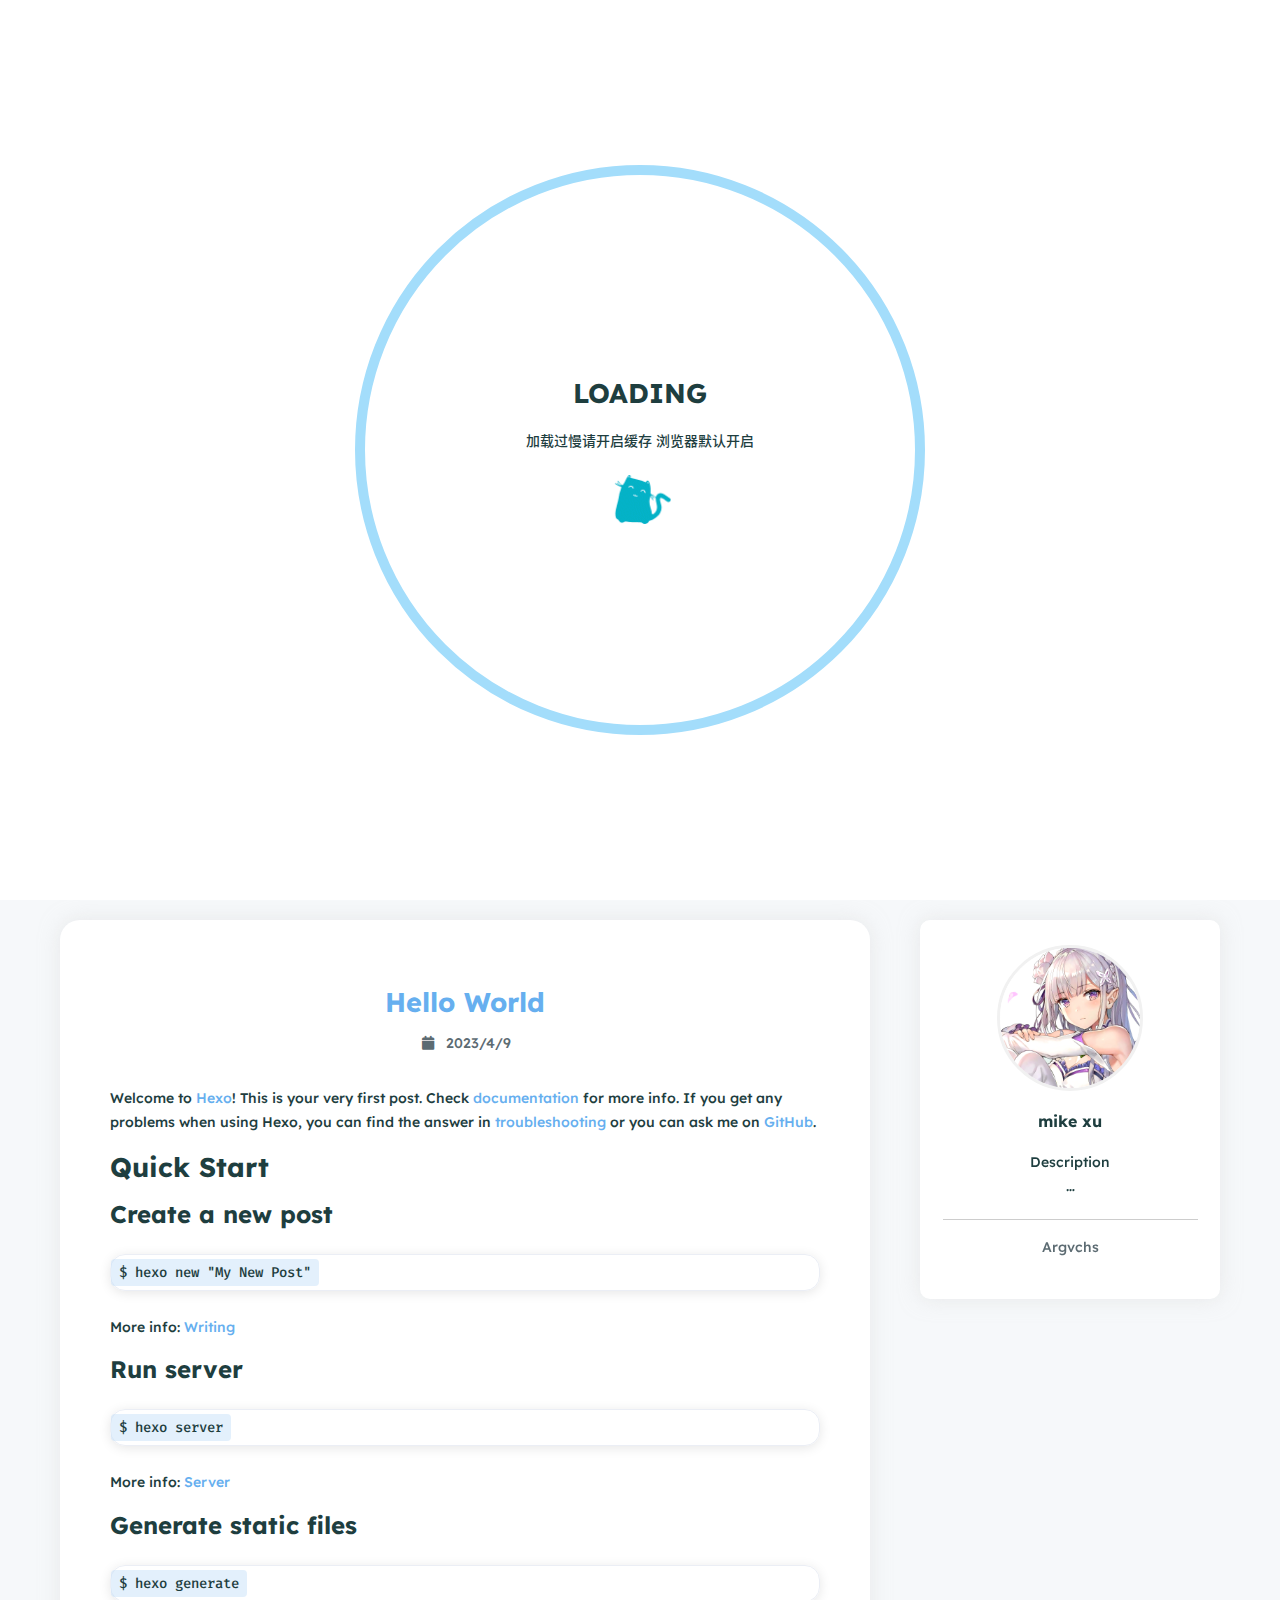
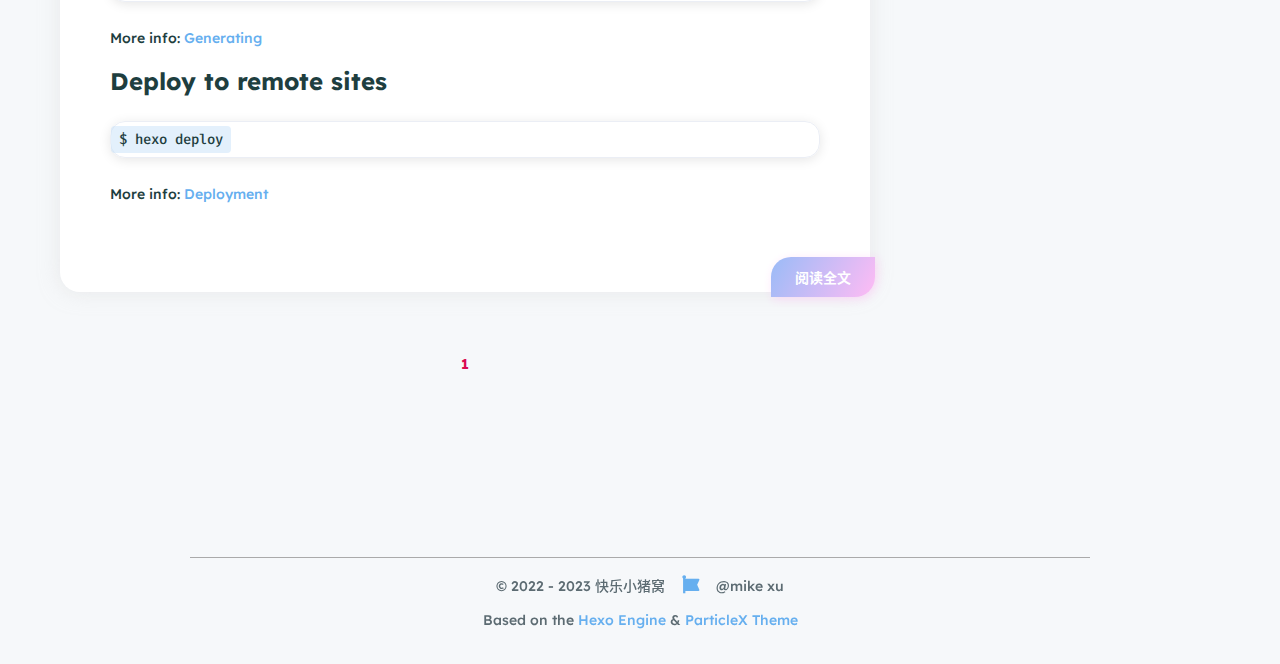
<file: index.html>
<!DOCTYPE html>
<html lang="zh-CN">
    <head>
        <meta charset="UTF-8" />
        <title>快乐小猪窝</title>
        <meta name="author" content="mike xu" />
        <meta name="description" content="欢迎来我破屋看看" />
        <meta name="keywords" content="" />
        <meta name="viewport" content="width=device-width,initial-scale=1.0,maximum-scale=1.0,user-scalable=0" />
        <link rel="icon" href="/images/avatar.jpg" />
        <script src="https://cdn.staticfile.org/vue/3.2.47/vue.global.prod.min.js"></script>
<link rel="stylesheet" href="https://cdn.staticfile.org/font-awesome/6.3.0/css/all.min.css" />
<link rel="stylesheet" href="/css/fonts.min.css" />
<script> const mixins = {}; </script>

<script src="https://polyfill.io/v3/polyfill.min.js?features=default"></script>


<script src="https://cdn.staticfile.org/highlight.js/11.7.0/highlight.min.js"></script>
<link
    rel="stylesheet"
    href="https://cdn.staticfile.org/highlight.js/11.7.0/styles/github.min.css"
/>
<script src="/js/lib/highlight.js"></script>



<script src="/js/lib/preview.js"></script>





<script src="/js/lib/home.js"></script>

<link rel="stylesheet" href="/css/main.css" />

    <meta name="generator" content="Hexo 6.3.0"></head>
    <body>
        <div id="layout">
            <transition name="fade">
            <div id="loading" v-show="loading">
                <div id="loading-circle">
                    <h2>LOADING</h2>
                    <p>加载过慢请开启缓存 浏览器默认开启</p>
                    <img src="/images/loading.gif" />
                </div>
            </div>
            </transition>
            <nav id="menu" :class="{ hidden: hiddenMenu, 'menu-color': menuColor}">
    <div class="desktop-menu">
        <a class="title" href="/">
            <span>快乐小猪窝</span>
        </a>
        
        <a href="/">
            <i class="fa-solid fa-house fa-fw"></i>
            <span>&ensp;Home</span>
        </a>
        
        <a href="/about">
            <i class="fa-solid fa-id-card fa-fw"></i>
            <span>&ensp;About</span>
        </a>
        
        <a href="/archives">
            <i class="fa-solid fa-box-archive fa-fw"></i>
            <span>&ensp;Archives</span>
        </a>
        
        <a href="/categories">
            <i class="fa-solid fa-bookmark fa-fw"></i>
            <span>&ensp;Categories</span>
        </a>
        
        <a href="/tags">
            <i class="fa-solid fa-tags fa-fw"></i>
            <span>&ensp;Tags</span>
        </a>
        
    </div>
    <div id="mobile-menu">
        <div class="curtain" @click="shouMenuItems = !shouMenuItems" v-show="shouMenuItems"></div>
        <div class="title" @click="shouMenuItems = !shouMenuItems">
            <i class="fa-solid fa-bars fa-fw"></i>
            <span>&emsp;快乐小猪窝</span>
        </div>
        <transition name="slide">
        <div class="items" v-show="shouMenuItems">
            
            <a href="/">
                <div class="item">
                    <div style="min-width: 20px; max-width: 50px; width: 10%">
                        <i class="fa-solid fa-house fa-fw"></i>
                    </div>
                    <div style="min-width: 100px; max-width: 150%; width: 20%">Home</div>
                </div>
            </a>
            
            <a href="/about">
                <div class="item">
                    <div style="min-width: 20px; max-width: 50px; width: 10%">
                        <i class="fa-solid fa-id-card fa-fw"></i>
                    </div>
                    <div style="min-width: 100px; max-width: 150%; width: 20%">About</div>
                </div>
            </a>
            
            <a href="/archives">
                <div class="item">
                    <div style="min-width: 20px; max-width: 50px; width: 10%">
                        <i class="fa-solid fa-box-archive fa-fw"></i>
                    </div>
                    <div style="min-width: 100px; max-width: 150%; width: 20%">Archives</div>
                </div>
            </a>
            
            <a href="/categories">
                <div class="item">
                    <div style="min-width: 20px; max-width: 50px; width: 10%">
                        <i class="fa-solid fa-bookmark fa-fw"></i>
                    </div>
                    <div style="min-width: 100px; max-width: 150%; width: 20%">Categories</div>
                </div>
            </a>
            
            <a href="/tags">
                <div class="item">
                    <div style="min-width: 20px; max-width: 50px; width: 10%">
                        <i class="fa-solid fa-tags fa-fw"></i>
                    </div>
                    <div style="min-width: 100px; max-width: 150%; width: 20%">Tags</div>
                </div>
            </a>
            
        </div>
        </transition>
    </div>
</nav>

            <transition name="into">
            <div id="main" v-show="!loading">
                <div id="home-head">
    <div
        id="home-background"
        ref="homeBackground"
        data-images="/images/background.jpg"
    ></div>
    <div id="home-info" @click="homeClick">
        <span class="loop"></span>
        <span class="loop"></span>
        <span class="loop"></span>
        <span class="loop"></span>
        <span class="info">
            <div class="wrap">
                <h1>快乐小猪窝</h1>
                <h3></h3>
                <h5>欢迎来我破屋看看</h5>
            </div>
        </span>
    </div>
</div>
<div id="home-posts-wrap"  ref="homePostsWrap">
    <div id="home-posts">
        

<div class="post">
    <a href="/2023/04/09/hello-world/">
        <h2 class="post-title">Hello World</h2>
    </a>
    <div class="category-and-date">
        
        <span class="date">
            <span class="icon">
                <i class="fa-solid fa-calendar fa-fw"></i>
            </span>
            2023/4/9
        </span>
        
        
    </div>
    <div class="description">
        <div class="content" v-pre>
            
            <p>Welcome to <a target="_blank" rel="noopener" href="https://hexo.io/">Hexo</a>! This is your very first post. Check <a target="_blank" rel="noopener" href="https://hexo.io/docs/">documentation</a> for more info. If you get any problems when using Hexo, you can find the answer in <a target="_blank" rel="noopener" href="https://hexo.io/docs/troubleshooting.html">troubleshooting</a> or you can ask me on <a target="_blank" rel="noopener" href="https://github.com/hexojs/hexo/issues">GitHub</a>.</p>
<h2 id="Quick-Start"><a href="#Quick-Start" class="headerlink" title="Quick Start"></a>Quick Start</h2><h3 id="Create-a-new-post"><a href="#Create-a-new-post" class="headerlink" title="Create a new post"></a>Create a new post</h3><pre><code class="bash">$ hexo new &quot;My New Post&quot;
</code></pre>
<p>More info: <a target="_blank" rel="noopener" href="https://hexo.io/docs/writing.html">Writing</a></p>
<h3 id="Run-server"><a href="#Run-server" class="headerlink" title="Run server"></a>Run server</h3><pre><code class="bash">$ hexo server
</code></pre>
<p>More info: <a target="_blank" rel="noopener" href="https://hexo.io/docs/server.html">Server</a></p>
<h3 id="Generate-static-files"><a href="#Generate-static-files" class="headerlink" title="Generate static files"></a>Generate static files</h3><pre><code class="bash">$ hexo generate
</code></pre>
<p>More info: <a target="_blank" rel="noopener" href="https://hexo.io/docs/generating.html">Generating</a></p>
<h3 id="Deploy-to-remote-sites"><a href="#Deploy-to-remote-sites" class="headerlink" title="Deploy to remote sites"></a>Deploy to remote sites</h3><pre><code class="bash">$ hexo deploy
</code></pre>
<p>More info: <a target="_blank" rel="noopener" href="https://hexo.io/docs/one-command-deployment.html">Deployment</a></p>

            
        </div>
    </div>
    <div class="post-tags">
        
        
    </div>
    <a href="/2023/04/09/hello-world/" class="go-post">阅读全文</a>
</div>


        <div class="page-current">
    <div class="prev">
        
    </div>
    <div class="page-index">
        
        <span class="current">1</span>
        
    </div>
    <div class="next">
        
    </div>
</div>

    </div>
    
    <div id="home-card">
        <div id="card-div">
    <div class="card-style">
        <div class="avatar">
            <img src="/images/avatar.jpg" alt="avatar" />
        </div>
        <div class="name">mike xu</div>
        <div class="description">
            <p>Description<br>…</p>

        </div>
        
        
        <div class="friend-links">
            
            <div class="friend-link">
                <a target="_blank" rel="noopener" href="https://argvchs.netlify.app">Argvchs</a>
            </div>
            
        </div>
        
    </div>
</div>

    </div>
    
</div>

                <footer id="footer">
    <div id="footer-wrap">
        <div>
            &copy;
            2022 - 2023 快乐小猪窝
            <span id="footer-icon">
                <i class="fa-solid fa-font-awesome fa-fw"></i>
            </span>
            &commat;mike xu
        </div>
        <div>
            Based on the <a target="_blank" rel="noopener" href="https://hexo.io">Hexo Engine</a> &amp;
            <a target="_blank" rel="noopener" href="https://github.com/argvchs/hexo-theme-particlex">ParticleX Theme</a>
        </div>
        
    </div>
</footer>

            </div>
            </transition>
            
            <transition name="fade">
            <div id="preview" ref="preview" v-show="previewShow">
                <img id="preview-content" ref="previewContent" />
            </div>
            </transition>
            
        </div>
        <script src="/js/main.js"></script>
        
    </body>
</html>
</file>
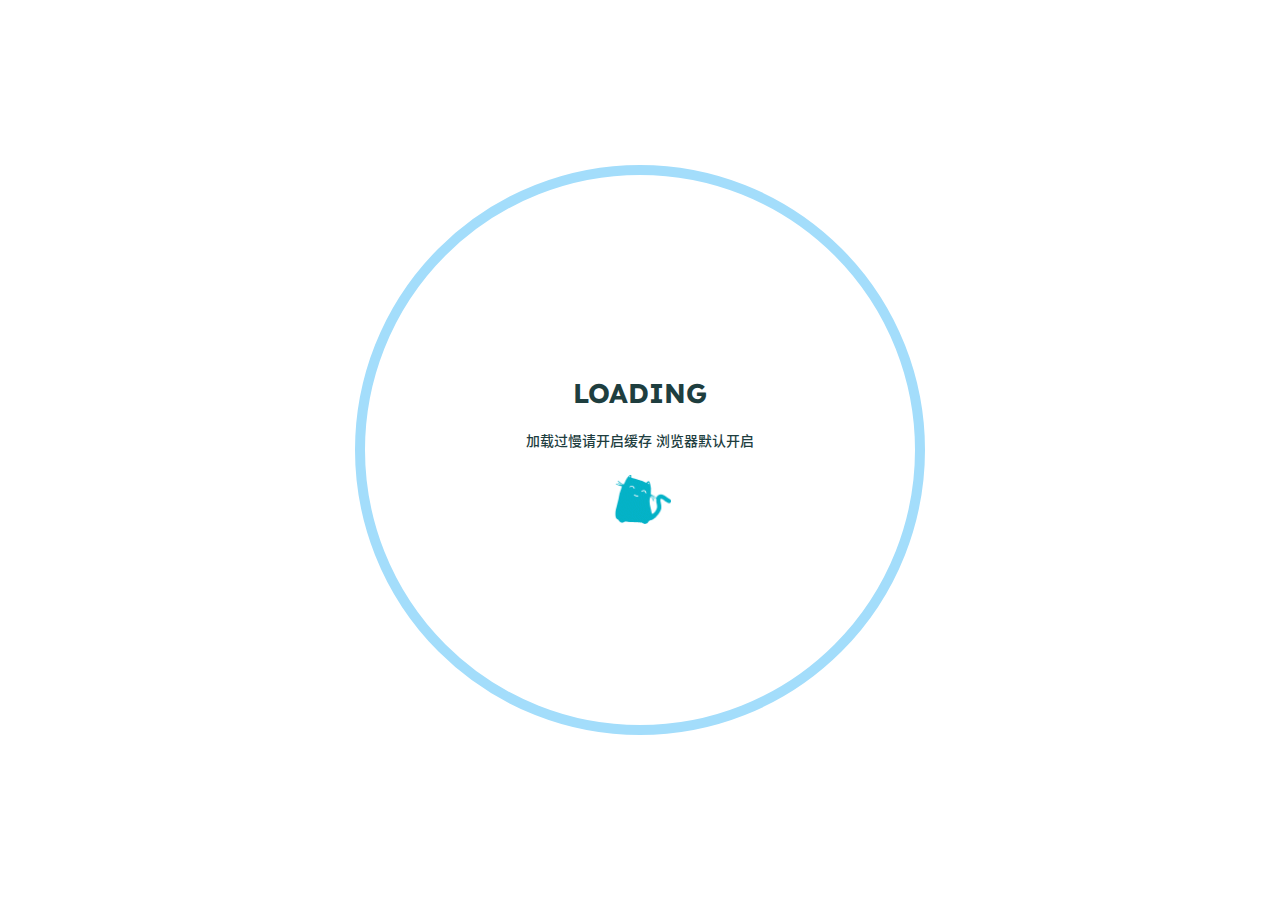
<file: archives/index.html>
<!DOCTYPE html>
<html lang="zh-CN">
    <head>
        <meta charset="UTF-8" />
        <title>Archives | 快乐小猪窝</title>
        <meta name="author" content="mike xu" />
        <meta name="description" content="欢迎来我破屋看看" />
        <meta name="keywords" content="" />
        <meta name="viewport" content="width=device-width,initial-scale=1.0,maximum-scale=1.0,user-scalable=0" />
        <link rel="icon" href="/images/avatar.jpg" />
        <script src="https://cdn.staticfile.org/vue/3.2.47/vue.global.prod.min.js"></script>
<link rel="stylesheet" href="https://cdn.staticfile.org/font-awesome/6.3.0/css/all.min.css" />
<link rel="stylesheet" href="/css/fonts.min.css" />
<script> const mixins = {}; </script>

<script src="https://polyfill.io/v3/polyfill.min.js?features=default"></script>


<script src="https://cdn.staticfile.org/highlight.js/11.7.0/highlight.min.js"></script>
<link
    rel="stylesheet"
    href="https://cdn.staticfile.org/highlight.js/11.7.0/styles/github.min.css"
/>
<script src="/js/lib/highlight.js"></script>



<script src="/js/lib/preview.js"></script>





<link rel="stylesheet" href="/css/main.css" />

    <meta name="generator" content="Hexo 6.3.0"></head>
    <body>
        <div id="layout">
            <transition name="fade">
            <div id="loading" v-show="loading">
                <div id="loading-circle">
                    <h2>LOADING</h2>
                    <p>加载过慢请开启缓存 浏览器默认开启</p>
                    <img src="/images/loading.gif" />
                </div>
            </div>
            </transition>
            <nav id="menu" :class="{ hidden: hiddenMenu, 'menu-color': menuColor}">
    <div class="desktop-menu">
        <a class="title" href="/">
            <span>快乐小猪窝</span>
        </a>
        
        <a href="/">
            <i class="fa-solid fa-house fa-fw"></i>
            <span>&ensp;Home</span>
        </a>
        
        <a href="/about">
            <i class="fa-solid fa-id-card fa-fw"></i>
            <span>&ensp;About</span>
        </a>
        
        <a href="/archives">
            <i class="fa-solid fa-box-archive fa-fw"></i>
            <span>&ensp;Archives</span>
        </a>
        
        <a href="/categories">
            <i class="fa-solid fa-bookmark fa-fw"></i>
            <span>&ensp;Categories</span>
        </a>
        
        <a href="/tags">
            <i class="fa-solid fa-tags fa-fw"></i>
            <span>&ensp;Tags</span>
        </a>
        
    </div>
    <div id="mobile-menu">
        <div class="curtain" @click="shouMenuItems = !shouMenuItems" v-show="shouMenuItems"></div>
        <div class="title" @click="shouMenuItems = !shouMenuItems">
            <i class="fa-solid fa-bars fa-fw"></i>
            <span>&emsp;快乐小猪窝</span>
        </div>
        <transition name="slide">
        <div class="items" v-show="shouMenuItems">
            
            <a href="/">
                <div class="item">
                    <div style="min-width: 20px; max-width: 50px; width: 10%">
                        <i class="fa-solid fa-house fa-fw"></i>
                    </div>
                    <div style="min-width: 100px; max-width: 150%; width: 20%">Home</div>
                </div>
            </a>
            
            <a href="/about">
                <div class="item">
                    <div style="min-width: 20px; max-width: 50px; width: 10%">
                        <i class="fa-solid fa-id-card fa-fw"></i>
                    </div>
                    <div style="min-width: 100px; max-width: 150%; width: 20%">About</div>
                </div>
            </a>
            
            <a href="/archives">
                <div class="item">
                    <div style="min-width: 20px; max-width: 50px; width: 10%">
                        <i class="fa-solid fa-box-archive fa-fw"></i>
                    </div>
                    <div style="min-width: 100px; max-width: 150%; width: 20%">Archives</div>
                </div>
            </a>
            
            <a href="/categories">
                <div class="item">
                    <div style="min-width: 20px; max-width: 50px; width: 10%">
                        <i class="fa-solid fa-bookmark fa-fw"></i>
                    </div>
                    <div style="min-width: 100px; max-width: 150%; width: 20%">Categories</div>
                </div>
            </a>
            
            <a href="/tags">
                <div class="item">
                    <div style="min-width: 20px; max-width: 50px; width: 10%">
                        <i class="fa-solid fa-tags fa-fw"></i>
                    </div>
                    <div style="min-width: 100px; max-width: 150%; width: 20%">Tags</div>
                </div>
            </a>
            
        </div>
        </transition>
    </div>
</nav>

            <transition name="into">
            <div id="main" v-show="!loading">
                
<div id="archives">
    
    <div id="timeline-wrap" ref="timeline">
        
        <div class="timeline" data-title="helloworld">
            <div class="timeline-tail"></div>
            <div class="timeline-content">
                <div class="item-time">2023/4/9</div>
                <a href="/2023/04/09/hello-world/">
                    <h3>Hello World</h3>
                </a>
                <div class="info">
                    
                    
                </div>
            </div>
        </div>
        
    </div>
</div>

                <footer id="footer">
    <div id="footer-wrap">
        <div>
            &copy;
            2022 - 2023 快乐小猪窝
            <span id="footer-icon">
                <i class="fa-solid fa-font-awesome fa-fw"></i>
            </span>
            &commat;mike xu
        </div>
        <div>
            Based on the <a target="_blank" rel="noopener" href="https://hexo.io">Hexo Engine</a> &amp;
            <a target="_blank" rel="noopener" href="https://github.com/argvchs/hexo-theme-particlex">ParticleX Theme</a>
        </div>
        
    </div>
</footer>

            </div>
            </transition>
            
            <transition name="fade">
            <div id="preview" ref="preview" v-show="previewShow">
                <img id="preview-content" ref="previewContent" />
            </div>
            </transition>
            
        </div>
        <script src="/js/main.js"></script>
        
    </body>
</html>
</file>
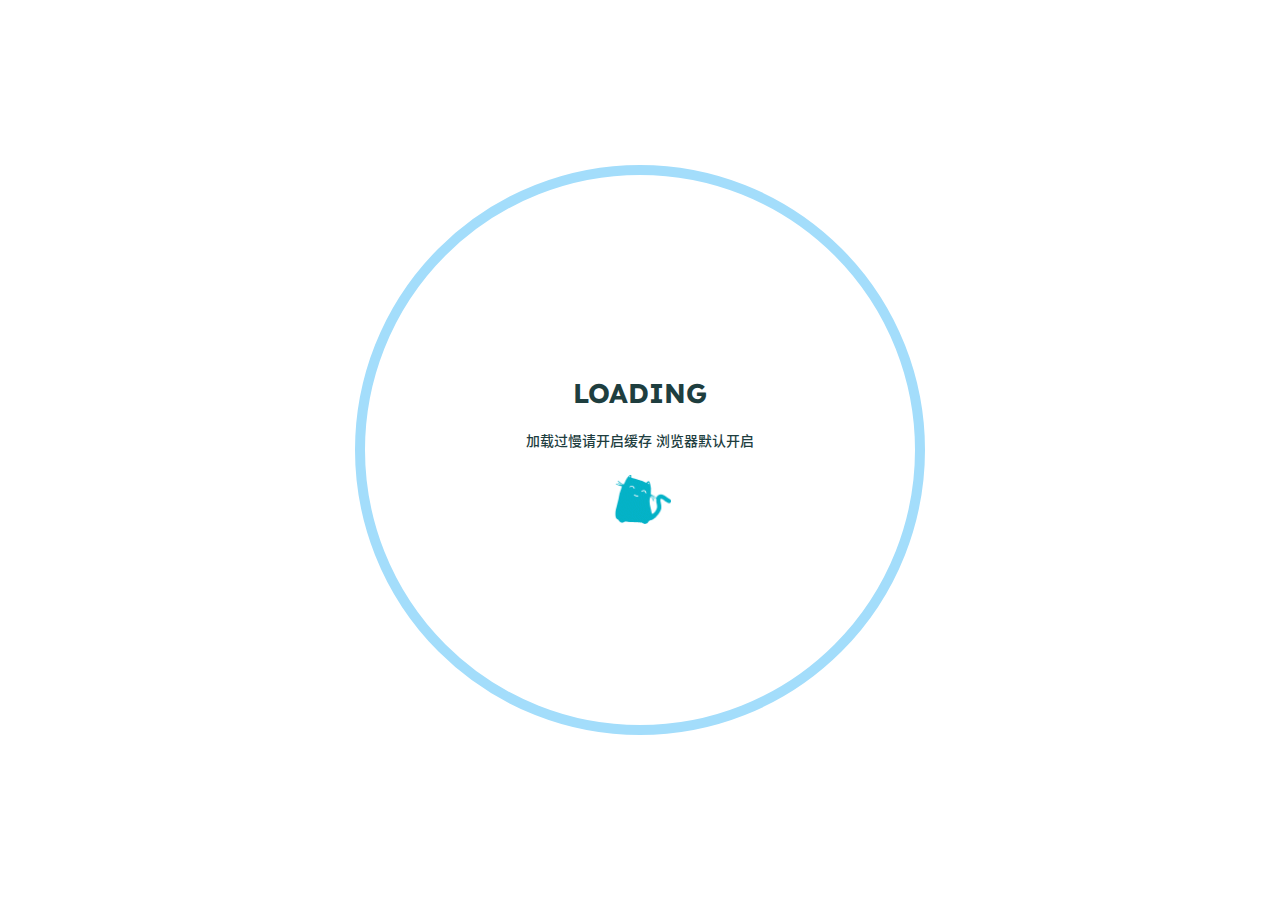
<file: schedule/index.html>
<!DOCTYPE html>
<html lang="zh-CN">
    <head>
        <meta charset="UTF-8" />
        <title>日程表 | 快乐小猪窝</title>
        <meta name="author" content="mike xu" />
        <meta name="description" content="欢迎来我破屋看看" />
        <meta name="keywords" content="" />
        <meta name="viewport" content="width=device-width,initial-scale=1.0,maximum-scale=1.0,user-scalable=0" />
        <link rel="icon" href="/images/avatar.jpg" />
        <script src="https://cdn.staticfile.org/vue/3.2.47/vue.global.prod.min.js"></script>
<link rel="stylesheet" href="https://cdn.staticfile.org/font-awesome/6.3.0/css/all.min.css" />
<link rel="stylesheet" href="/css/fonts.min.css" />
<script> const mixins = {}; </script>

<script src="https://polyfill.io/v3/polyfill.min.js?features=default"></script>


<script src="https://cdn.staticfile.org/highlight.js/11.7.0/highlight.min.js"></script>
<link
    rel="stylesheet"
    href="https://cdn.staticfile.org/highlight.js/11.7.0/styles/github.min.css"
/>
<script src="/js/lib/highlight.js"></script>



<script src="/js/lib/preview.js"></script>









<link rel="stylesheet" href="/css/main.css" />

    <meta name="generator" content="Hexo 6.3.0"></head>
    <body>
        <div id="layout">
            <transition name="fade">
            <div id="loading" v-show="loading">
                <div id="loading-circle">
                    <h2>LOADING</h2>
                    <p>加载过慢请开启缓存 浏览器默认开启</p>
                    <img src="/images/loading.gif" />
                </div>
            </div>
            </transition>
            <nav id="menu" :class="{ hidden: hiddenMenu, 'menu-color': menuColor}">
    <div class="desktop-menu">
        <a class="title" href="/">
            <span>快乐小猪窝</span>
        </a>
        
        <a href="/">
            <i class="fa-solid fa-house fa-fw"></i>
            <span>&ensp;Home</span>
        </a>
        
        <a href="/about">
            <i class="fa-solid fa-id-card fa-fw"></i>
            <span>&ensp;About</span>
        </a>
        
        <a href="/archives">
            <i class="fa-solid fa-box-archive fa-fw"></i>
            <span>&ensp;Archives</span>
        </a>
        
        <a href="/categories">
            <i class="fa-solid fa-bookmark fa-fw"></i>
            <span>&ensp;Categories</span>
        </a>
        
        <a href="/tags">
            <i class="fa-solid fa-tags fa-fw"></i>
            <span>&ensp;Tags</span>
        </a>
        
    </div>
    <div id="mobile-menu">
        <div class="curtain" @click="shouMenuItems = !shouMenuItems" v-show="shouMenuItems"></div>
        <div class="title" @click="shouMenuItems = !shouMenuItems">
            <i class="fa-solid fa-bars fa-fw"></i>
            <span>&emsp;快乐小猪窝</span>
        </div>
        <transition name="slide">
        <div class="items" v-show="shouMenuItems">
            
            <a href="/">
                <div class="item">
                    <div style="min-width: 20px; max-width: 50px; width: 10%">
                        <i class="fa-solid fa-house fa-fw"></i>
                    </div>
                    <div style="min-width: 100px; max-width: 150%; width: 20%">Home</div>
                </div>
            </a>
            
            <a href="/about">
                <div class="item">
                    <div style="min-width: 20px; max-width: 50px; width: 10%">
                        <i class="fa-solid fa-id-card fa-fw"></i>
                    </div>
                    <div style="min-width: 100px; max-width: 150%; width: 20%">About</div>
                </div>
            </a>
            
            <a href="/archives">
                <div class="item">
                    <div style="min-width: 20px; max-width: 50px; width: 10%">
                        <i class="fa-solid fa-box-archive fa-fw"></i>
                    </div>
                    <div style="min-width: 100px; max-width: 150%; width: 20%">Archives</div>
                </div>
            </a>
            
            <a href="/categories">
                <div class="item">
                    <div style="min-width: 20px; max-width: 50px; width: 10%">
                        <i class="fa-solid fa-bookmark fa-fw"></i>
                    </div>
                    <div style="min-width: 100px; max-width: 150%; width: 20%">Categories</div>
                </div>
            </a>
            
            <a href="/tags">
                <div class="item">
                    <div style="min-width: 20px; max-width: 50px; width: 10%">
                        <i class="fa-solid fa-tags fa-fw"></i>
                    </div>
                    <div style="min-width: 100px; max-width: 150%; width: 20%">Tags</div>
                </div>
            </a>
            
        </div>
        </transition>
    </div>
</nav>

            <transition name="into">
            <div id="main" v-show="!loading">
                <div class="article">
    <div>
        <h1>日程表</h1>
    </div>
    <div class="info">
        <span class="date">
            <span class="icon">
                <i class="fa-solid fa-calendar fa-fw"></i>
            </span>
            2023/4/10
        </span>
        
        
    </div>
    
    <div class="content" v-pre>
        
    </div>
    
    
    
    
    
    
    
</div>

                <footer id="footer">
    <div id="footer-wrap">
        <div>
            &copy;
            2022 - 2023 快乐小猪窝
            <span id="footer-icon">
                <i class="fa-solid fa-font-awesome fa-fw"></i>
            </span>
            &commat;mike xu
        </div>
        <div>
            Based on the <a target="_blank" rel="noopener" href="https://hexo.io">Hexo Engine</a> &amp;
            <a target="_blank" rel="noopener" href="https://github.com/argvchs/hexo-theme-particlex">ParticleX Theme</a>
        </div>
        
    </div>
</footer>

            </div>
            </transition>
            
            <transition name="fade">
            <div id="preview" ref="preview" v-show="previewShow">
                <img id="preview-content" ref="previewContent" />
            </div>
            </transition>
            
        </div>
        <script src="/js/main.js"></script>
        
        




        
    </body>
</html>
</file>
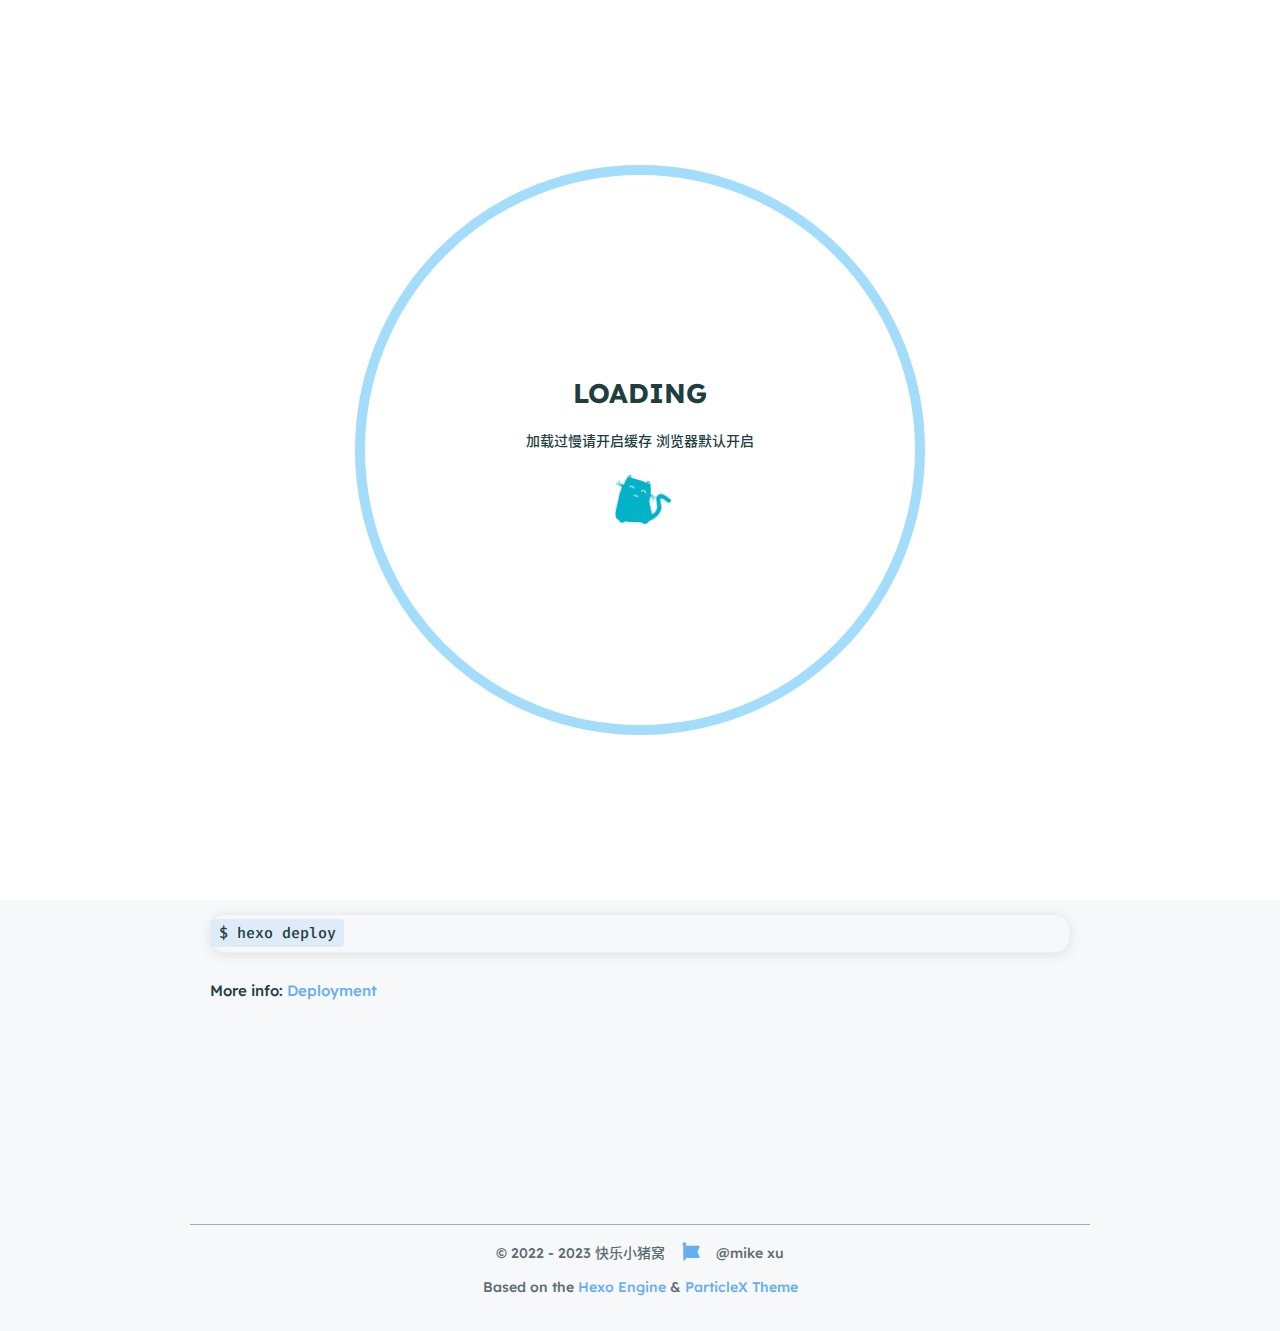
<file: 2023/04/09/hello-world/index.html>
<!DOCTYPE html>
<html lang="zh-CN">
    <head>
        <meta charset="UTF-8" />
        <title>Hello World | 快乐小猪窝</title>
        <meta name="author" content="mike xu" />
        <meta name="description" content="欢迎来我破屋看看" />
        <meta name="keywords" content="" />
        <meta name="viewport" content="width=device-width,initial-scale=1.0,maximum-scale=1.0,user-scalable=0" />
        <link rel="icon" href="/images/avatar.jpg" />
        <script src="https://cdn.staticfile.org/vue/3.2.47/vue.global.prod.min.js"></script>
<link rel="stylesheet" href="https://cdn.staticfile.org/font-awesome/6.3.0/css/all.min.css" />
<link rel="stylesheet" href="/css/fonts.min.css" />
<script> const mixins = {}; </script>

<script src="https://polyfill.io/v3/polyfill.min.js?features=default"></script>


<script src="https://cdn.staticfile.org/highlight.js/11.7.0/highlight.min.js"></script>
<link
    rel="stylesheet"
    href="https://cdn.staticfile.org/highlight.js/11.7.0/styles/github.min.css"
/>
<script src="/js/lib/highlight.js"></script>



<script src="/js/lib/preview.js"></script>









<link rel="stylesheet" href="/css/main.css" />

    <meta name="generator" content="Hexo 6.3.0"></head>
    <body>
        <div id="layout">
            <transition name="fade">
            <div id="loading" v-show="loading">
                <div id="loading-circle">
                    <h2>LOADING</h2>
                    <p>加载过慢请开启缓存 浏览器默认开启</p>
                    <img src="/images/loading.gif" />
                </div>
            </div>
            </transition>
            <nav id="menu" :class="{ hidden: hiddenMenu, 'menu-color': menuColor}">
    <div class="desktop-menu">
        <a class="title" href="/">
            <span>快乐小猪窝</span>
        </a>
        
        <a href="/">
            <i class="fa-solid fa-house fa-fw"></i>
            <span>&ensp;Home</span>
        </a>
        
        <a href="/about">
            <i class="fa-solid fa-id-card fa-fw"></i>
            <span>&ensp;About</span>
        </a>
        
        <a href="/archives">
            <i class="fa-solid fa-box-archive fa-fw"></i>
            <span>&ensp;Archives</span>
        </a>
        
        <a href="/categories">
            <i class="fa-solid fa-bookmark fa-fw"></i>
            <span>&ensp;Categories</span>
        </a>
        
        <a href="/tags">
            <i class="fa-solid fa-tags fa-fw"></i>
            <span>&ensp;Tags</span>
        </a>
        
    </div>
    <div id="mobile-menu">
        <div class="curtain" @click="shouMenuItems = !shouMenuItems" v-show="shouMenuItems"></div>
        <div class="title" @click="shouMenuItems = !shouMenuItems">
            <i class="fa-solid fa-bars fa-fw"></i>
            <span>&emsp;快乐小猪窝</span>
        </div>
        <transition name="slide">
        <div class="items" v-show="shouMenuItems">
            
            <a href="/">
                <div class="item">
                    <div style="min-width: 20px; max-width: 50px; width: 10%">
                        <i class="fa-solid fa-house fa-fw"></i>
                    </div>
                    <div style="min-width: 100px; max-width: 150%; width: 20%">Home</div>
                </div>
            </a>
            
            <a href="/about">
                <div class="item">
                    <div style="min-width: 20px; max-width: 50px; width: 10%">
                        <i class="fa-solid fa-id-card fa-fw"></i>
                    </div>
                    <div style="min-width: 100px; max-width: 150%; width: 20%">About</div>
                </div>
            </a>
            
            <a href="/archives">
                <div class="item">
                    <div style="min-width: 20px; max-width: 50px; width: 10%">
                        <i class="fa-solid fa-box-archive fa-fw"></i>
                    </div>
                    <div style="min-width: 100px; max-width: 150%; width: 20%">Archives</div>
                </div>
            </a>
            
            <a href="/categories">
                <div class="item">
                    <div style="min-width: 20px; max-width: 50px; width: 10%">
                        <i class="fa-solid fa-bookmark fa-fw"></i>
                    </div>
                    <div style="min-width: 100px; max-width: 150%; width: 20%">Categories</div>
                </div>
            </a>
            
            <a href="/tags">
                <div class="item">
                    <div style="min-width: 20px; max-width: 50px; width: 10%">
                        <i class="fa-solid fa-tags fa-fw"></i>
                    </div>
                    <div style="min-width: 100px; max-width: 150%; width: 20%">Tags</div>
                </div>
            </a>
            
        </div>
        </transition>
    </div>
</nav>

            <transition name="into">
            <div id="main" v-show="!loading">
                <div class="article">
    <div>
        <h1>Hello World</h1>
    </div>
    <div class="info">
        <span class="date">
            <span class="icon">
                <i class="fa-solid fa-calendar fa-fw"></i>
            </span>
            2023/4/9
        </span>
        
        
    </div>
    
    <div class="content" v-pre>
        <p>Welcome to <a target="_blank" rel="noopener" href="https://hexo.io/">Hexo</a>! This is your very first post. Check <a target="_blank" rel="noopener" href="https://hexo.io/docs/">documentation</a> for more info. If you get any problems when using Hexo, you can find the answer in <a target="_blank" rel="noopener" href="https://hexo.io/docs/troubleshooting.html">troubleshooting</a> or you can ask me on <a target="_blank" rel="noopener" href="https://github.com/hexojs/hexo/issues">GitHub</a>.</p>
<h2 id="Quick-Start"><a href="#Quick-Start" class="headerlink" title="Quick Start"></a>Quick Start</h2><h3 id="Create-a-new-post"><a href="#Create-a-new-post" class="headerlink" title="Create a new post"></a>Create a new post</h3><pre><code class="bash">$ hexo new &quot;My New Post&quot;
</code></pre>
<p>More info: <a target="_blank" rel="noopener" href="https://hexo.io/docs/writing.html">Writing</a></p>
<h3 id="Run-server"><a href="#Run-server" class="headerlink" title="Run server"></a>Run server</h3><pre><code class="bash">$ hexo server
</code></pre>
<p>More info: <a target="_blank" rel="noopener" href="https://hexo.io/docs/server.html">Server</a></p>
<h3 id="Generate-static-files"><a href="#Generate-static-files" class="headerlink" title="Generate static files"></a>Generate static files</h3><pre><code class="bash">$ hexo generate
</code></pre>
<p>More info: <a target="_blank" rel="noopener" href="https://hexo.io/docs/generating.html">Generating</a></p>
<h3 id="Deploy-to-remote-sites"><a href="#Deploy-to-remote-sites" class="headerlink" title="Deploy to remote sites"></a>Deploy to remote sites</h3><pre><code class="bash">$ hexo deploy
</code></pre>
<p>More info: <a target="_blank" rel="noopener" href="https://hexo.io/docs/one-command-deployment.html">Deployment</a></p>

    </div>
    
    
    
    
    
    
    
</div>

                <footer id="footer">
    <div id="footer-wrap">
        <div>
            &copy;
            2022 - 2023 快乐小猪窝
            <span id="footer-icon">
                <i class="fa-solid fa-font-awesome fa-fw"></i>
            </span>
            &commat;mike xu
        </div>
        <div>
            Based on the <a target="_blank" rel="noopener" href="https://hexo.io">Hexo Engine</a> &amp;
            <a target="_blank" rel="noopener" href="https://github.com/argvchs/hexo-theme-particlex">ParticleX Theme</a>
        </div>
        
    </div>
</footer>

            </div>
            </transition>
            
            <transition name="fade">
            <div id="preview" ref="preview" v-show="previewShow">
                <img id="preview-content" ref="previewContent" />
            </div>
            </transition>
            
        </div>
        <script src="/js/main.js"></script>
        
        




        
    </body>
</html>
</file>
<file: css/main.css>
#archives {
    margin: auto;
    margin-top: 100px;
    padding: 20px;
}
#archives .categories-tags {
    margin: auto;
    margin-bottom: 50px;
    max-width: 900px;
    text-align: center;
    width: 100%;
}
#archives .categories-tags span {
    display: inline-block;
    margin: 10px;
}
#archives .categories-tags span .icon {
    color: #fff;
    margin-left: 0;
    margin-right: 10px;
}
#archives .categories-tags span a {
    border: #ffffff80 1px solid;
    border-radius: 10px;
    color: #fff;
    padding: 10px 15px;
    transition: background 0.25s, border 0.25s, color 0.25s;
}
#archives .categories-tags span a:hover {
    background: #fff !important;
    border: #a5c2f5 1px solid;
    color: #5c6b72;
}
#archives .category,
#archives .tags .tag,
.article .info .category,
.article .info .tags,
.article .info .tags .tag {
    display: inline-block;
    margin-right: 10px;
}
#archives h3 {
    margin: 10px 0;
}
#card-div {
    position: sticky;
    top: 80px;
}
#crypto {
    margin: 50px 0;
}
#crypto.fail {
    border-color: #ea4a5a;
    color: #ea4a5a;
}
#crypto.fail:focus {
    box-shadow: 0 0 0 3px #ea4a5a4d;
}
#crypto.success {
    border-color: #34d058;
    color: #34d058;
}
#footer {
    font-size: 14px;
    margin-top: 150px;
    padding-bottom: 20px;
    text-align: center;
    width: 100%;
}
#footer #footer-icon {
    color: #66afef;
    display: inline-block;
    font-size: 18px;
    margin: 0 10px;
}
#footer #footer-wrap {
    border-top: 1px solid #aaa;
    color: #5c6b72;
    margin: auto;
    width: 900px;
}
#footer #footer-wrap div {
    margin: 15px;
}
#home-card {
    width: 300px;
}
#home-card .card-style {
    background: #fff;
    border: none;
    border-radius: 10px;
    box-shadow: 0 0 20px #d9d9d980;
    padding: 25px 0;
    text-align: center;
    width: 300px;
}
#home-card .card-style .avatar {
    border: #f1f1f1 solid 3px;
    border-radius: 50%;
    height: 140px;
    margin: auto;
    text-align: center;
    width: 140px;
}
#home-card .card-style .avatar img {
    border-radius: 50%;
    height: 100%;
    width: 100%;
}
#home-card .card-style .avatar:hover img {
    transform: rotate(360deg);
}
#home-card .card-style .description {
    margin: 20px auto;
    width: 85%;
}
#home-card .card-style .friend-links .friend-link {
    margin-bottom: 5px;
}
#home-card .card-style .friend-links a {
    border-radius: 5px;
    color: #5c6b72;
    display: block;
    padding: 8px 0;
}
#home-card .card-style .icon-links .icon-link {
    margin: 5px;
}
#home-card .card-style .icon-links a {
    border-radius: 5px;
    color: #5c6b72;
    font-size: 18px;
    padding: 5px;
}
#home-card .card-style .icon-links a:hover,
#home-card .card-style .friend-links a:hover,
#home-posts .page-current .page-num:hover {
    background: #66afef;
    color: #fff;
}
#home-card .card-style .icon-links,
#home-card .card-style .friend-links {
    border-top: #cdcdcd solid 1px;
    margin: 10px auto;
    padding-top: 10px;
    width: 85%;
}
#home-card .card-style .name {
    font-size: 16px;
    font-weight: bold;
    margin: 20px auto;
}
#home-head {
    display: flex;
    height: 100vh;
    width: 100vw;
}
#home-head #home-background {
    background-position: center;
    background-repeat: no-repeat;
    background-size: cover;
    height: 100vh;
    left: 0;
    position: absolute;
    top: 0;
    width: 100vw;
    z-index: -1;
}
#home-head #home-info .info {
    align-items: center;
    border-radius: 50%;
    display: flex;
    justify-content: center;
    text-align: center;
}
#home-head #home-info .loop:nth-child(1) {
    animation: loop1 10s linear infinite;
    background: #fff;
    border-radius: 38% 62% 63% 37%/41% 44% 56% 59%;
    opacity: 0.3;
    transform: rotate(30deg);
}
#home-head #home-info .loop:nth-child(2) {
    animation: loop2 15s linear infinite;
    background: #fff;
    border-radius: 38% 62% 63% 37%/41% 44% 56% 59%;
    opacity: 0.45;
    transform: rotate(60deg);
}
#home-head #home-info .loop:nth-child(3) {
    animation: loop3 10s linear infinite;
    background: #fff;
    border-radius: 38% 62% 63% 37%/41% 44% 56% 59%;
    opacity: 0.3;
    transform: rotate(90deg);
}
#home-head #home-info .loop:nth-child(4) {
    animation: loop4 15s linear infinite;
    background: #fff;
    border-radius: 38% 62% 63% 37%/41% 44% 56% 59%;
    opacity: 0.45;
    transform: rotate(120deg);
}
#home-head #home-info,
#home-posts {
    margin: auto;
}
#home-posts .page-current {
    align-items: center;
    display: flex;
    justify-content: center;
    margin-top: 50px;
    width: 100%;
}
#home-posts .page-current .current {
    border-radius: 5px;
    color: #da0a51;
    display: inline-block;
    height: 35px;
    line-height: 35px;
    margin: 0 7px;
    padding: 5px;
    width: 35px;
}
#home-posts .page-current .page-index {
    font-weight: bold;
    text-align: center;
    width: 300px;
}
#home-posts .page-current .page-num,
#home-posts .page-current .page-omit {
    border-radius: 5px;
    display: inline-block;
    height: 35px;
    line-height: 35px;
    margin: 0 7px;
    padding: 5px;
    width: 35px;
}
#home-posts .page-current .prev,
#home-posts .page-current .next {
    text-align: center;
    width: 50px;
}
#home-posts .page-current a {
    color: #999;
}
#home-posts .post {
    background: #fff;
    border-radius: 20px;
    box-shadow: 0 0 20px #d9d9d980;
    transition: box-shadow 0.25s, transform 0.25s;
}
#home-posts .post .category-and-date {
    color: #5c6b72;
    margin-top: 15px;
    text-align: center;
    width: 100%;
}
#home-posts .post .category-and-date .category {
    display: inline-block;
    margin-right: 25px;
}
#home-posts .post .category-and-date .category a,
#archives a,
#archives .tag-icon,
#archives .item-time,
#archives .categories-tags span a:hover .icon,
.article .info a {
    color: #5c6b72;
}
#home-posts .post .category-and-date .date,
#archives .tags,
#menu .desktop-menu a span {
    display: inline-block;
}
#home-posts .post .category-and-date .special {
    display: inline-block;
    margin-left: 25px;
}
#home-posts .post .go-post {
    background: linear-gradient(120deg, #9abbf7 0%, #ffbbf4 100%);
    border: 0;
    border-radius: 20px 0;
    bottom: -5px;
    box-shadow: 2px 2px 10px 0 #ffbbf47a;
    color: #fff;
    font-size: 14px;
    font-weight: bold;
    padding: 10px 24px;
    position: absolute;
    right: -5px;
    transition: box-shadow 0.25s ease-out, right 0.25s ease-out;
}
#home-posts .post .go-post:hover {
    box-shadow: -2px -2px 10px 0 #9abbf77a;
    right: -7px;
}
#home-posts .post .post-tags .tag {
    display: inline-block;
    font-weight: bold;
    margin-right: 10px;
}
#home-posts .post .post-tags a {
    font-size: 14px;
}
#home-posts .post .post-tags,
#archives .info,
.article .info {
    line-height: 1.7;
}
#home-posts .post-title {
    color: #66afef;
    text-align: center;
}
#home-posts .post:hover {
    box-shadow: 0 0 5px #d9d9d9;
    transform: translate(-5px, -5px);
}
#home-posts-wrap {
    background: transparent;
    border-radius: 10px;
    display: flex;
    margin: auto;
    padding: 20px;
}
#home-posts-wrap,
#archives,
.article,
#footer #footer-wrap {
    box-sizing: border-box;
}
#loading {
    align-items: center;
    background: #fff;
    display: flex;
    flex-direction: column;
    height: 100vh;
    justify-content: center;
    left: 0;
    position: fixed;
    top: 0;
    width: 100vw;
    z-index: 2147483647;
}
#loading h2,
#loading p,
#loading img {
    margin: 10px;
}
#loading img {
    border-radius: 0;
    height: 50px;
}
#loading-circle {
    align-items: center;
    border: 10px solid #a3ddfb;
    border-radius: 50%;
    display: flex;
    flex-direction: column;
    height: 50vmin;
    justify-content: center;
    padding: 50px;
    text-align: center;
    width: 50vmin;
}
#main {
    margin-right: calc(100% - 100vw);
}
#menu {
    background: #92cafa;
    box-shadow: 0 -1px 10px 0 #9e9e9e4d;
    font-weight: bold;
    line-height: 50px;
    position: fixed;
    top: 0;
    transition: background 0.25s ease-out, top 0.25s ease-out;
    width: 100vw;
    z-index: 10004;
}
#menu .desktop-menu {
    height: 50px;
}
#menu .desktop-menu .title {
    color: #555;
    display: inline-block;
    margin-left: 60px;
    margin-right: 5px;
}
#menu .desktop-menu a {
    color: #555;
    display: inline-block;
    margin-left: 30px;
}
#menu #mobile-menu {
    min-height: 50px;
    text-align: center;
}
#menu #mobile-menu .curtain {
    height: 100%;
    left: 0;
    position: fixed;
    top: 0;
    width: 100%;
    z-index: -1;
}
#menu #mobile-menu .items {
    padding: 10px 0 20px;
    z-index: 10002;
}
#menu #mobile-menu .items .item {
    display: flex;
    justify-content: center;
    margin: auto;
    min-width: 200px;
    width: 80%;
}
#menu #mobile-menu .items a {
    color: #555;
}
#menu #mobile-menu .title {
    color: #555;
    cursor: pointer;
    z-index: 10003;
}
#menu.hidden {
    top: -70px !important;
}
#menu.menu-color {
    background: #0003 !important;
    box-shadow: 0 -1px 10px 0 transparent !important;
}
#menu.menu-color .title,
#menu.menu-color a {
    color: #fff !important;
}
#preview {
    align-items: center;
    background-color: #fffc;
    display: flex;
    height: 100vh;
    justify-content: center;
    left: 0;
    position: fixed;
    top: 0;
    width: 100vw;
    z-index: 10005;
}
#preview-content {
    box-shadow: 0 0 50px 10px #d9d9d980;
    margin: auto;
    max-height: 95%;
    max-width: 95%;
}
#search-bar {
    margin-bottom: 50px;
    z-index: 10001;
}
#timeline-wrap {
    display: flex;
    flex-direction: column-reverse;
}
* {
    margin: 0;
    padding: 0;
    position: relative;
    scrollbar-color: #8ab5ff #e6efff;
    scrollbar-width: thin;
    word-break: keep-all;
    word-wrap: break-word;
}
.article {
    font-size: 15px;
    margin: auto;
    margin-top: 100px;
    padding: 20px;
}
.article .content {
    margin: 50px 0;
}
.article .info .date {
    color: #5c6b72;
    display: inline-block;
    margin-right: 10px;
}
.code-content {
    background: none;
    font-size: 13px;
    line-height: 2;
    overflow: auto;
    padding: 50px 30px 20px;
    white-space: pre;
}
.comment iframe,
body::-webkit-scrollbar-track {
    border-radius: 0;
}
.content {
    transition: opacity 0.25s;
}
.content img,
.content video,
.content audio,
.content iframe {
    display: block;
    margin: 15px auto;
    max-width: 75%;
}
.copycode {
    color: #5c6b72;
    position: absolute;
    right: 0;
    top: 0;
}
.copycode i {
    padding: 15px;
    position: absolute;
    right: 0;
    top: 0;
    transition: transform 0.25s;
}
.copycode.copied i {
    transform: scale(1.25);
}
.copycode.copied i:first-child,
.copycode:not(.copied) i:last-child {
    opacity: 0;
}
.fade-enter-active,
.fade-leave-active {
    transition: opacity 0.3s;
}
.fade-enter-from,
.fade-leave-to {
    opacity: 0;
}
.icon {
    color: #5c6b72;
    margin-right: 5px;
}
.input {
    background: #f6f8fa;
    border: 1px solid #d0d7de;
    border-radius: 50px;
    box-sizing: border-box;
    color: #000;
    display: block;
    font-size: 15px;
    height: 50px;
    text-indent: 20px;
    transition: background 0.25s, border 0.25s, box-shadow 0.25s;
    width: 100%;
}
.input:focus {
    background: #fff;
    border-color: #0969da;
    box-shadow: 0 0 0 3px #0969da4d;
    outline: none;
}
.input:hover {
    background: #fff;
}
.into-enter-active,
.into-leave-active {
    transition: opacity 0.5s, transform 0.5s;
}
.into-enter-from,
.into-leave-to {
    opacity: 0;
    transform: scale(1.1);
}
.katex {
    overflow: auto;
}
.language {
    background: linear-gradient(to right, #ed6ea0 0%, #ec8c69 100%);
    border-radius: 0 0 10px 10px;
    box-shadow: 1px 1px 0.75rem #ed6ea14d;
    color: #fff;
    font-size: 12px;
    font-weight: bold;
    left: 30px;
    padding: 10px 15px;
    position: absolute;
    top: 0;
}
.page-num,
.icon-link a,
.friend-link a {
    transition: background 0.25s, color 0.25s;
}
.page-num:hover,
.icon-link a:hover,
.friend-link a:hover,
.categories-tags a:hover,
.go-post:hover {
    opacity: 1;
}
.slide-enter-active,
.slide-leave-active {
    transition: margin-top 0.3s, opacity 0.3s;
}
.slide-enter-from,
.slide-leave-to {
    margin-top: -300px;
    opacity: 0;
}
.timeline {
    margin-bottom: 30px;
    transition: margin-top 0.5s, opacity 0.3s, visibility 0.3s;
}
.timeline-content {
    background: #fff;
    border: 1px solid #0002;
    border-radius: 3px;
    margin-left: 17.5px;
    padding: 24px;
    transition: box-shadow 0.5s;
}
.timeline-content:hover {
    box-shadow: 0 2px 8px #00000017;
}
.timeline-tail {
    background: #fff;
    border: 2px solid #a5c2f5;
    border-radius: 50%;
    height: 7px;
    position: absolute;
    width: 7px;
}
::-webkit-scrollbar {
    height: 12px;
    width: 12px;
}
::-webkit-scrollbar-thumb {
    background: #8ab5ff;
    background-image: linear-gradient(
        45deg,
        #fff6 25%,
        transparent 25%,
        transparent 50%,
        #fff6 50%,
        #fff6 75%,
        transparent 75%,
        transparent
    );
    border: 3px solid #e6efff;
    border-radius: 100px;
}
::-webkit-scrollbar-track {
    background: #e6efff;
    border-radius: 100px;
}
::selection {
    background-color: #3392ff2a;
    color: unset;
}
a {
    color: #66afef;
    text-decoration: none;
}
a:hover,
.content .copycode:hover {
    opacity: 0.8;
}
b,
strong {
    font-weight: bold;
    line-height: 2.5;
}
blockquote {
    background: #d9e8ff6b;
    border-left: 3px solid #1e3e3f;
    border-radius: 3px;
    display: flex;
    padding: 0 15px;
}
body {
    background: #f6f8fa;
    color: #1e3e3f;
    font: 500 14px Lexend, "Noto Sans SC", sans-serif;
    overflow-x: hidden;
    width: 100%;
}
button,
img,
video,
audio,
iframe,
#home-head,
#menu,
.katex,
.go-post,
.page-current,
.categories-tags a,
.friend-link a,
.icon-link a,
.language,
.copycode {
    user-select: none;
}
code {
    background: #bddcf76b;
    border-radius: 4px;
    line-height: 2.5;
    padding: 4px 8px;
}
h1 {
    font-size: 30px;
}
h1,
h2,
h3,
h4,
h5,
h6 {
    color: #1e3e3f;
    font-weight: bold;
    margin: 15px 0;
}
h2 {
    font-size: 27px;
}
h3 {
    font-size: 24px;
}
h4 {
    font-size: 21px;
}
h5 {
    font-size: 18px;
}
h6 {
    font-size: 15px;
}
hr {
    border-style: dashed none none;
    border-width: 1.5px;
}
img,
video,
audio,
iframe {
    border-radius: 10px;
}
mark {
    background: #fff13360;
    border-radius: 4px;
    color: unset;
    line-height: 2.5;
    padding: 4px 8px;
}
p,
ul,
ol {
    line-height: 1.7;
    margin: 15px 0;
}
pre {
    border: 1px solid #ebeef5;
    border: 1px solid #ebeef5;
    border-radius: 15px;
    border-radius: 15px;
    box-shadow: 0 2px 12px 0 #0000001a;
    box-shadow: 0 2px 12px 0 #0000001a;
    margin: 25px 0;
    margin: 25px 0;
    white-space: normal;
}
pre,
code,
.hljs,
.highlight,
.commit-tease-sha,
.input,
.language {
    font-family: "Fira Code", "Noto Sans SC", monospace;
}
table tbody tr td:nth-child(even) {
    background: #c7e0fb4d;
}
table tbody tr td:nth-child(odd) {
    background: #d9e8ff4d;
}
table thead tr th {
    background: #a3ddfb;
    padding: 8px 20px;
}
table tr td {
    padding: 8px 20px;
}
ul li,
ol li {
    margin: 8px 0;
}
@keyframes loop1 {
    from {
        transform: rotate(30deg);
    }
    to {
        transform: rotate(390deg);
    }
}
@keyframes loop2 {
    from {
        transform: rotate(60deg);
    }
    to {
        transform: rotate(420deg);
    }
}
@keyframes loop3 {
    from {
        transform: rotate(90deg);
    }
    to {
        transform: rotate(450deg);
    }
}
@keyframes loop4 {
    from {
        transform: rotate(120deg);
    }
    to {
        transform: rotate(480deg);
    }
}
@media (min-width: 900px) {
    #home-head #home-info .info .wrap {
        padding: 25px;
    }
    #home-head #home-info .info .wrap h1 {
        font-size: 52px;
        font-weight: bold;
        margin-bottom: 10px;
    }
    #home-head #home-info .info .wrap h3 {
        font-size: 24px;
        margin: 10px 0;
    }
    #home-head #home-info .info .wrap h5 {
        font-size: 16px;
        margin: 20px 0;
    }
    #home-head #home-info .loop {
        display: inline-block;
        height: 500px;
        position: absolute;
        width: 500px;
    }
    #home-head #home-info,
    #home-head #home-info .info {
        height: 500px;
        width: 500px;
    }
    #home-posts {
        margin-right: 50px;
        width: 850px;
    }
    #home-posts .post {
        margin-bottom: 25px;
        padding: 50px;
    }
    #home-posts .post .description {
        padding: 20px 0;
    }
    #home-posts-wrap {
        max-width: 1200px;
    }
    #menu .desktop-menu {
        display: block;
    }
    #menu #mobile-menu {
        display: none;
    }
    .article,
    #archives,
    #footer #footer-wrap {
        width: 900px;
    }
    .home-posts-wrap-no-card #home-posts {
        margin: auto;
    }
    ul,
    ol {
        padding-left: 40px;
    }
}
@media (min-width: 900px) and (max-width: 1200px) {
    #home-card {
        display: none;
    }
    #home-posts {
        width: 100%;
    }
    #home-posts-wrap,
    #archives {
        width: 800px;
    }
}
@media (max-width: 900px) {
    #home-head #home-info {
        height: 350px;
        width: 350px;
    }
    #home-head #home-info .info {
        align-items: center;
        background: #ffffffa6;
        display: flex;
        height: 350px;
        justify-content: center;
        margin: auto;
        width: 350px;
    }
    #home-head #home-info .info .wrap {
        padding: 50px;
    }
    #home-head #home-info .info .wrap h1 {
        font-size: 46px;
        margin-bottom: 10px;
    }
    #home-head #home-info .info .wrap h3 {
        font-size: 20px;
        margin: 10px 0;
    }
    #home-head #home-info .info .wrap h5 {
        font-size: 14px;
        margin: 20px 0;
    }
    #home-head #home-info .loop {
        display: none;
        height: 350px;
        position: absolute;
        width: 350px;
    }
    #home-posts {
        margin: auto;
        width: 100%;
    }
    #home-posts .post {
        margin-bottom: 30px;
        padding: 20px 30px;
    }
    #home-posts .post .description {
        padding: 20px 0;
    }
    #home-posts .post .post-tags {
        padding-right: 69px;
    }
    #home-posts-wrap,
    .article,
    #archives,
    #footer #footer-wrap {
        width: 100%;
    }
    #menu .desktop-menu,
    #home-card {
        display: none;
    }
    #menu #mobile-menu {
        display: block;
    }
    ul,
    ol {
        padding-left: 20px;
    }
}
</file>
